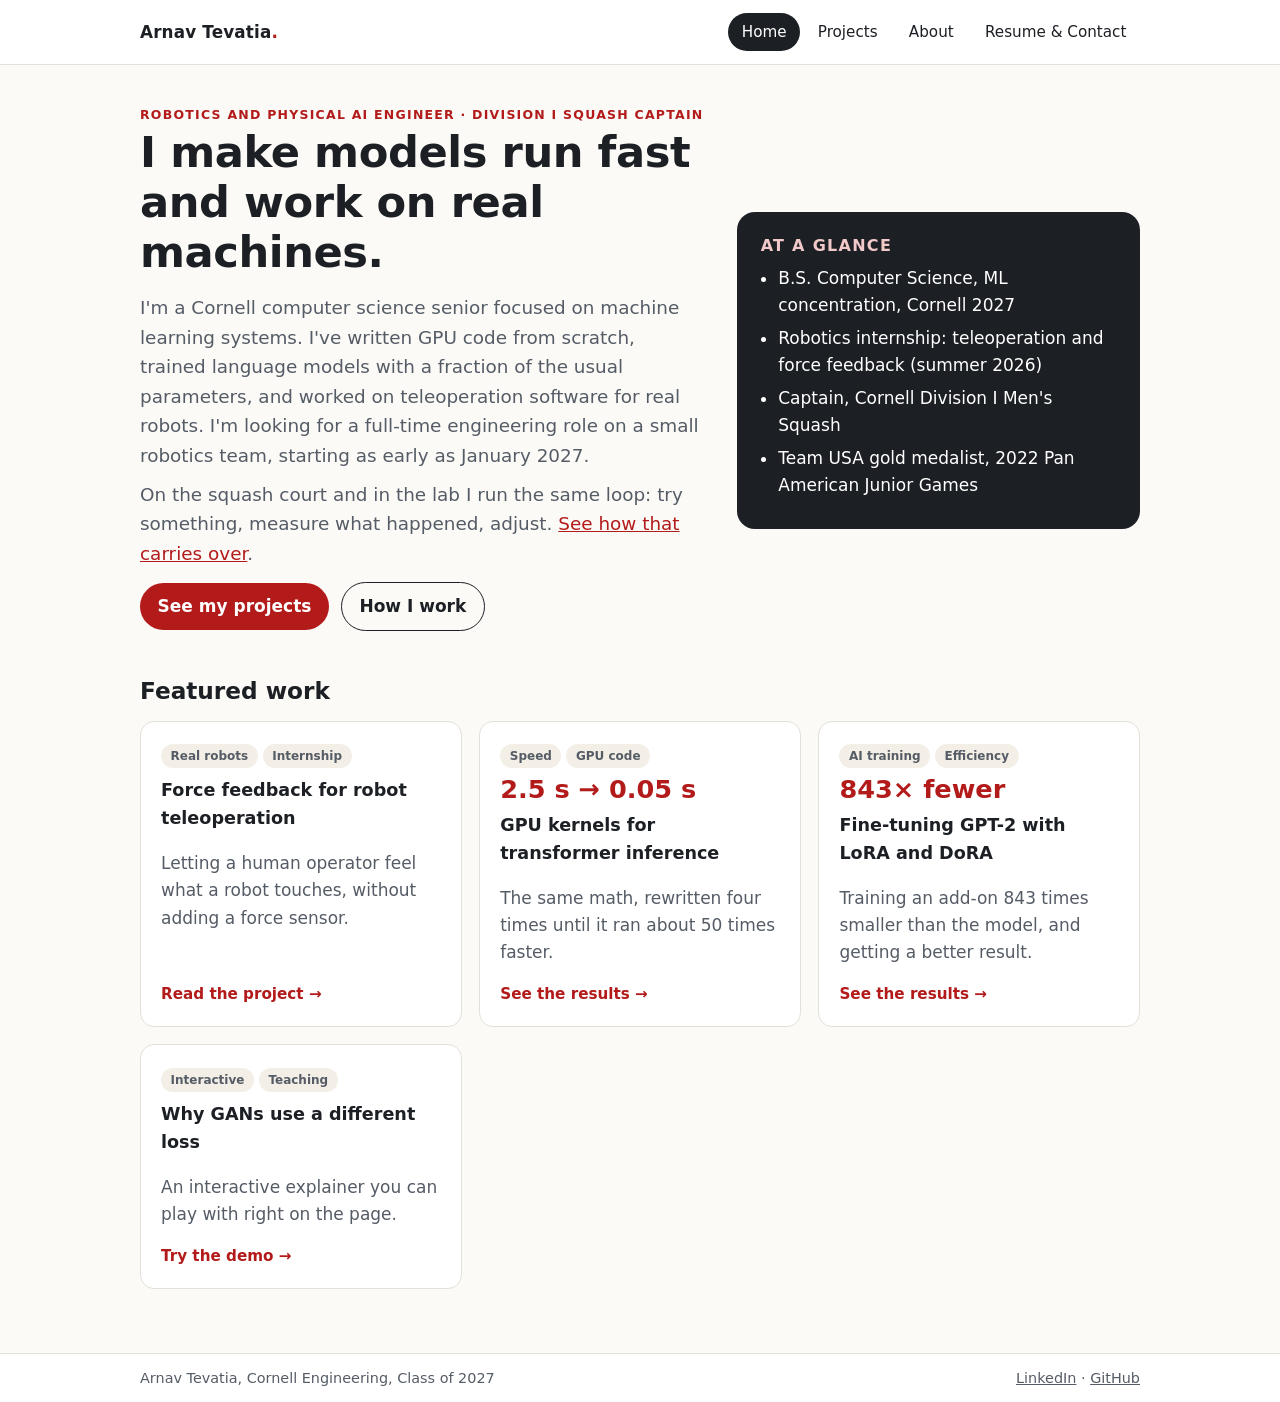
<file: index.html>
<!DOCTYPE html>
<html lang="en">
<head>
<meta charset="utf-8">
<meta name="viewport" content="width=device-width, initial-scale=1">
<title>Home | Arnav Tevatia</title>
<meta name="description" content="Arnav Tevatia, Cornell CS senior building ML systems for robotics and physical AI.">
<link rel="stylesheet" href="assets/style.css">
</head>
<body>
<a class="skip" href="#main">Skip to main content</a>
<header class="site">
  <div class="bar">
    <a class="brand" href="index.html">Arnav Tevatia<span>.</span></a>
    <nav class="tabs" aria-label="Main">
      <ul>
<li><a href="index.html" aria-current="page">Home</a></li>
<li><a href="projects/index.html">Projects</a></li>
<li><a href="about.html">About</a></li>
<li><a href="contact.html">Resume & Contact</a></li>
      </ul>
    </nav>
  </div>
</header>
<main id="main">

<section class="hero">
  <div>
    <p class="eyebrow">Robotics and physical AI engineer · Division I squash captain</p>
    <h1>I make models run fast and work on real machines.</h1>
    <p class="lede">I'm a Cornell computer science senior focused on machine learning systems. I've written GPU code from scratch, trained language models with a fraction of the usual parameters, and worked on teleoperation software for real robots. I'm looking for a full-time engineering role on a small robotics team, starting as early as January 2027.</p>
    <p class="lede">On the squash court and in the lab I run the same loop: try something, measure what happened, adjust. <a href="about.html">See how that carries over</a>.</p>
    <a class="btn" href="projects/index.html">See my projects</a>
    <a class="btn ghost" href="about.html">How I work</a>
  </div>
  <aside class="hero-card" aria-label="Quick facts">
    <h2>At a glance</h2>
    <ul>
      <li>B.S. Computer Science, ML concentration, Cornell 2027</li>
      <li>Robotics internship: teleoperation and force feedback (summer 2026)</li>
      <li>Captain, Cornell Division I Men's Squash</li>
      <li>Team USA gold medalist, 2022 Pan American Junior Games</li>
    </ul>
  </aside>
</section>

<h2>Featured work</h2>
<div class="grid">
  <a class="card" href="projects/teleoperation.html">
    <span><span class="tag">Real robots</span><span class="tag">Internship</span></span>
    <h3>Force feedback for robot teleoperation</h3>
    <p class="muted">Letting a human operator feel what a robot touches, without adding a force sensor.</p>
    <span class="more">Read the project →</span>
  </a>
  <a class="card" href="projects/cuda-kernels.html">
    <span><span class="tag">Speed</span><span class="tag">GPU code</span></span>
    <div class="stat">2.5 s → 0.05 s</div>
    <h3>GPU kernels for transformer inference</h3>
    <p class="muted">The same math, rewritten four times until it ran about 50 times faster.</p>
    <span class="more">See the results →</span>
  </a>
  <a class="card" href="projects/lora-dora.html">
    <span><span class="tag">AI training</span><span class="tag">Efficiency</span></span>
    <div class="stat">843× fewer</div>
    <h3>Fine-tuning GPT-2 with LoRA and DoRA</h3>
    <p class="muted">Training an add-on 843 times smaller than the model, and getting a better result.</p>
    <span class="more">See the results →</span>
  </a>
  <a class="card" href="projects/gan-demo.html">
    <span><span class="tag">Interactive</span><span class="tag">Teaching</span></span>
    <h3>Why GANs use a different loss</h3>
    <p class="muted">An interactive explainer you can play with right on the page.</p>
    <span class="more">Try the demo →</span>
  </a>
</div>

</main>
<footer class="site">
  <div class="bar">
    <span>Arnav Tevatia, Cornell Engineering, Class of 2027</span>
    <span><a href="https://www.linkedin.com/in/arnav-tevatia">LinkedIn</a> · <a href="https://github.com/arnavtevatia">GitHub</a></span>
  </div>
</footer>
</body>
</html>
</file>
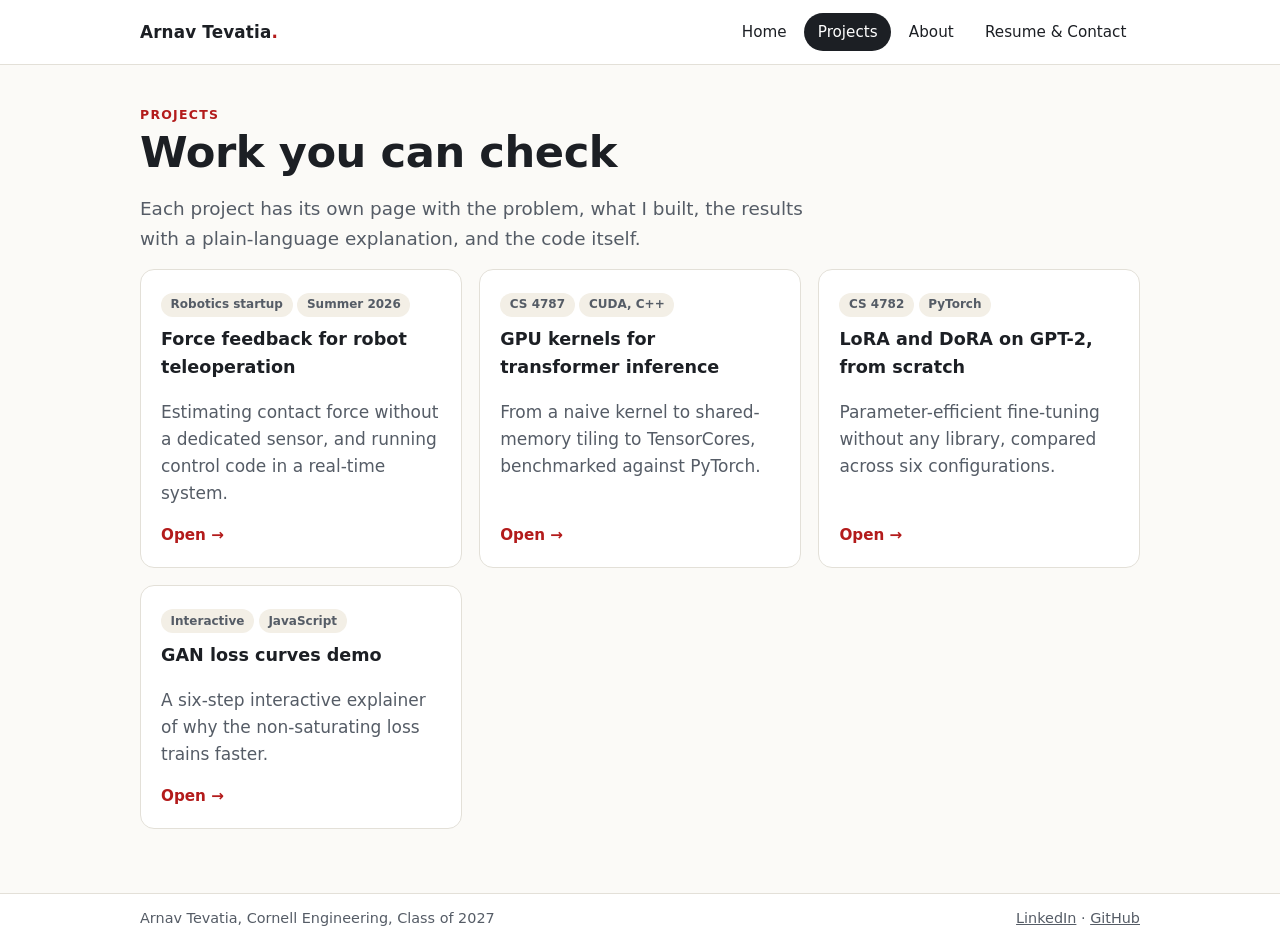
<file: projects/index.html>
<!DOCTYPE html>
<html lang="en">
<head>
<meta charset="utf-8">
<meta name="viewport" content="width=device-width, initial-scale=1">
<title>Projects | Arnav Tevatia</title>
<meta name="description" content="Engineering projects by Arnav Tevatia.">
<link rel="stylesheet" href="../assets/style.css">
</head>
<body>
<a class="skip" href="#main">Skip to main content</a>
<header class="site">
  <div class="bar">
    <a class="brand" href="../index.html">Arnav Tevatia<span>.</span></a>
    <nav class="tabs" aria-label="Main">
      <ul>
<li><a href="../index.html">Home</a></li>
<li><a href="../projects/index.html" aria-current="page">Projects</a></li>
<li><a href="../about.html">About</a></li>
<li><a href="../contact.html">Resume & Contact</a></li>
      </ul>
    </nav>
  </div>
</header>
<main id="main">

<p class="eyebrow">Projects</p>
<h1>Work you can check</h1>
<p class="lede">Each project has its own page with the problem, what I built, the results with a plain-language explanation, and the code itself.</p>
<div class="grid">
  <a class="card" href="teleoperation.html">
    <span><span class="tag">Robotics startup</span><span class="tag">Summer 2026</span></span>
    <h3>Force feedback for robot teleoperation</h3>
    <p class="muted">Estimating contact force without a dedicated sensor, and running control code in a real-time system.</p>
    <span class="more">Open →</span>
  </a>
  <a class="card" href="cuda-kernels.html">
    <span><span class="tag">CS 4787</span><span class="tag">CUDA, C++</span></span>
    <h3>GPU kernels for transformer inference</h3>
    <p class="muted">From a naive kernel to shared-memory tiling to TensorCores, benchmarked against PyTorch.</p>
    <span class="more">Open →</span>
  </a>
  <a class="card" href="lora-dora.html">
    <span><span class="tag">CS 4782</span><span class="tag">PyTorch</span></span>
    <h3>LoRA and DoRA on GPT-2, from scratch</h3>
    <p class="muted">Parameter-efficient fine-tuning without any library, compared across six configurations.</p>
    <span class="more">Open →</span>
  </a>
  <a class="card" href="gan-demo.html">
    <span><span class="tag">Interactive</span><span class="tag">JavaScript</span></span>
    <h3>GAN loss curves demo</h3>
    <p class="muted">A six-step interactive explainer of why the non-saturating loss trains faster.</p>
    <span class="more">Open →</span>
  </a>
</div>

</main>
<footer class="site">
  <div class="bar">
    <span>Arnav Tevatia, Cornell Engineering, Class of 2027</span>
    <span><a href="https://www.linkedin.com/in/arnav-tevatia">LinkedIn</a> · <a href="https://github.com/arnavtevatia">GitHub</a></span>
  </div>
</footer>
</body>
</html>
</file>
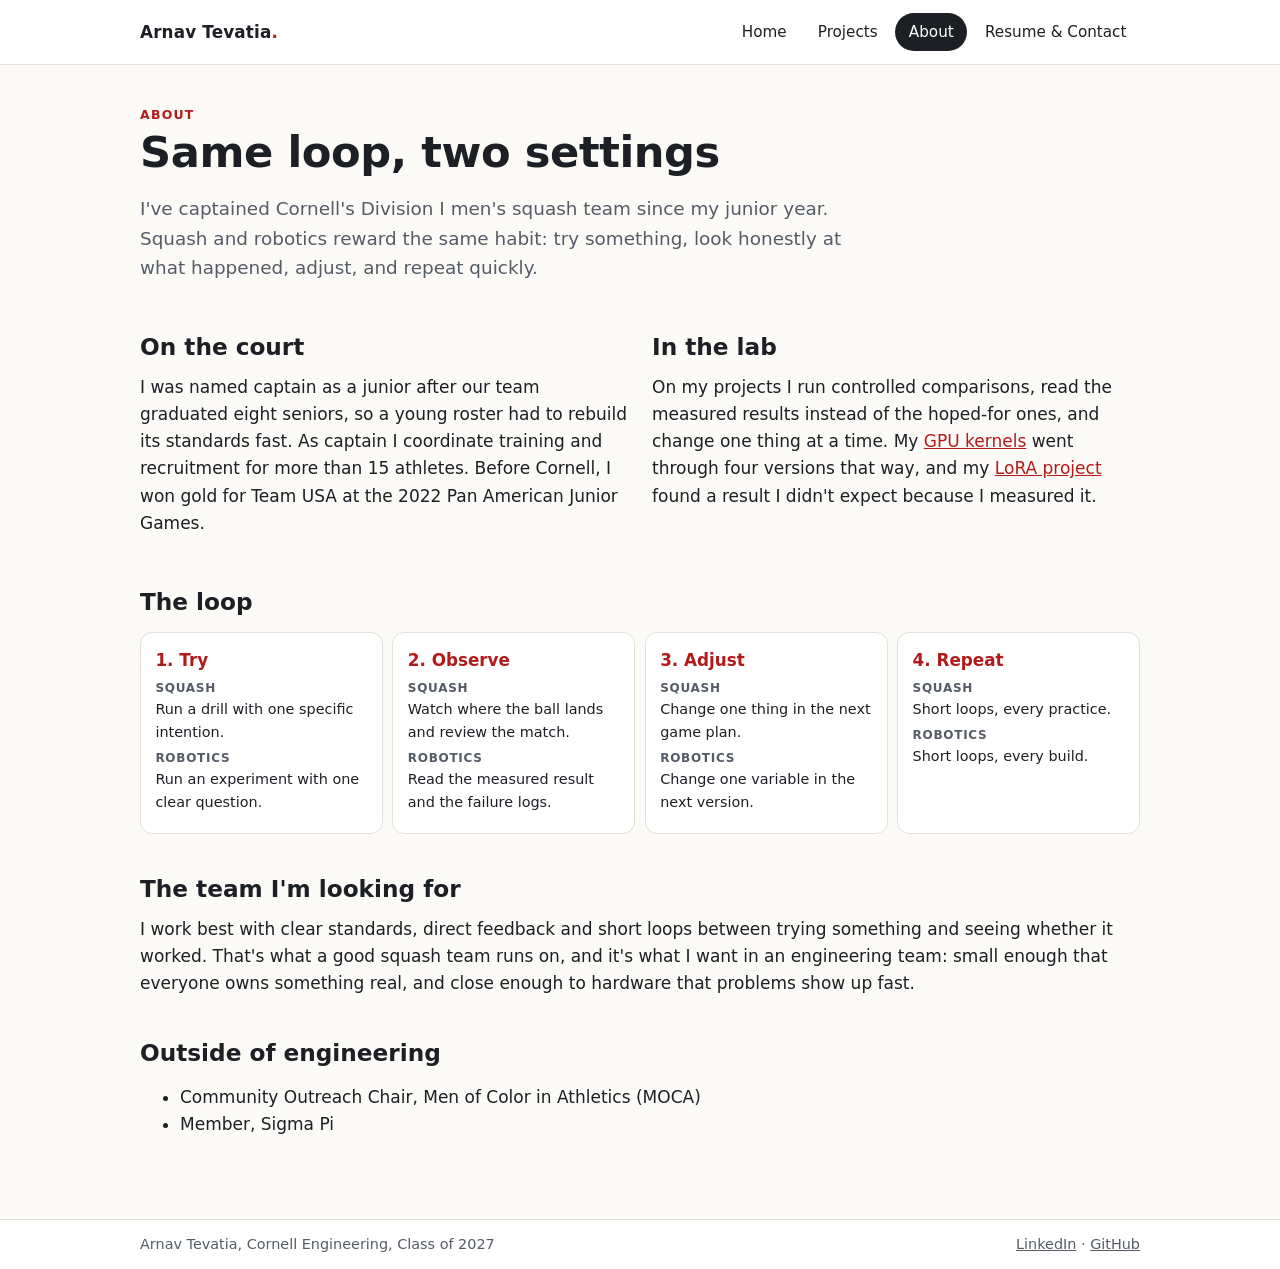
<file: about.html>
<!DOCTYPE html>
<html lang="en">
<head>
<meta charset="utf-8">
<meta name="viewport" content="width=device-width, initial-scale=1">
<title>About | Arnav Tevatia</title>
<meta name="description" content="How squash captaincy and robotics engineering connect for Arnav Tevatia.">
<link rel="stylesheet" href="assets/style.css">
</head>
<body>
<a class="skip" href="#main">Skip to main content</a>
<header class="site">
  <div class="bar">
    <a class="brand" href="index.html">Arnav Tevatia<span>.</span></a>
    <nav class="tabs" aria-label="Main">
      <ul>
<li><a href="index.html">Home</a></li>
<li><a href="projects/index.html">Projects</a></li>
<li><a href="about.html" aria-current="page">About</a></li>
<li><a href="contact.html">Resume & Contact</a></li>
      </ul>
    </nav>
  </div>
</header>
<main id="main">

<p class="eyebrow">About</p>
<h1>Same loop, two settings</h1>
<p class="lede">I've captained Cornell's Division I men's squash team since my junior year. Squash and robotics reward the same habit: try something, look honestly at what happened, adjust, and repeat quickly.</p>

<div class="two">
  <div>
    <h2>On the court</h2>
    <p>I was named captain as a junior after our team graduated eight seniors, so a young roster had to rebuild its standards fast. As captain I coordinate training and recruitment for more than 15 athletes. Before Cornell, I won gold for Team USA at the 2022 Pan American Junior Games.</p>
  </div>
  <div>
    <h2>In the lab</h2>
    <p>On my projects I run controlled comparisons, read the measured results instead of the hoped-for ones, and change one thing at a time. My <a href="projects/cuda-kernels.html">GPU kernels</a> went through four versions that way, and my <a href="projects/lora-dora.html">LoRA project</a> found a result I didn't expect because I measured it.</p>
  </div>
</div>

<h2>The loop</h2>
<ol class="loop" aria-label="Four-stage loop: Try, Observe, Adjust, Repeat">
  <li><b>1. Try</b>
    <p class="side"><span>Squash</span>Run a drill with one specific intention.</p>
    <p class="side"><span>Robotics</span>Run an experiment with one clear question.</p></li>
  <li><b>2. Observe</b>
    <p class="side"><span>Squash</span>Watch where the ball lands and review the match.</p>
    <p class="side"><span>Robotics</span>Read the measured result and the failure logs.</p></li>
  <li><b>3. Adjust</b>
    <p class="side"><span>Squash</span>Change one thing in the next game plan.</p>
    <p class="side"><span>Robotics</span>Change one variable in the next version.</p></li>
  <li><b>4. Repeat</b>
    <p class="side"><span>Squash</span>Short loops, every practice.</p>
    <p class="side"><span>Robotics</span>Short loops, every build.</p></li>
</ol>

<h2>The team I'm looking for</h2>
<p>I work best with clear standards, direct feedback and short loops between trying something and seeing whether it worked. That's what a good squash team runs on, and it's what I want in an engineering team: small enough that everyone owns something real, and close enough to hardware that problems show up fast.</p>

<h2>Outside of engineering</h2>
<ul>
  <li>Community Outreach Chair, Men of Color in Athletics (MOCA)</li>
  <li>Member, Sigma Pi</li>
</ul>

</main>
<footer class="site">
  <div class="bar">
    <span>Arnav Tevatia, Cornell Engineering, Class of 2027</span>
    <span><a href="https://www.linkedin.com/in/arnav-tevatia">LinkedIn</a> · <a href="https://github.com/arnavtevatia">GitHub</a></span>
  </div>
</footer>
</body>
</html>
</file>
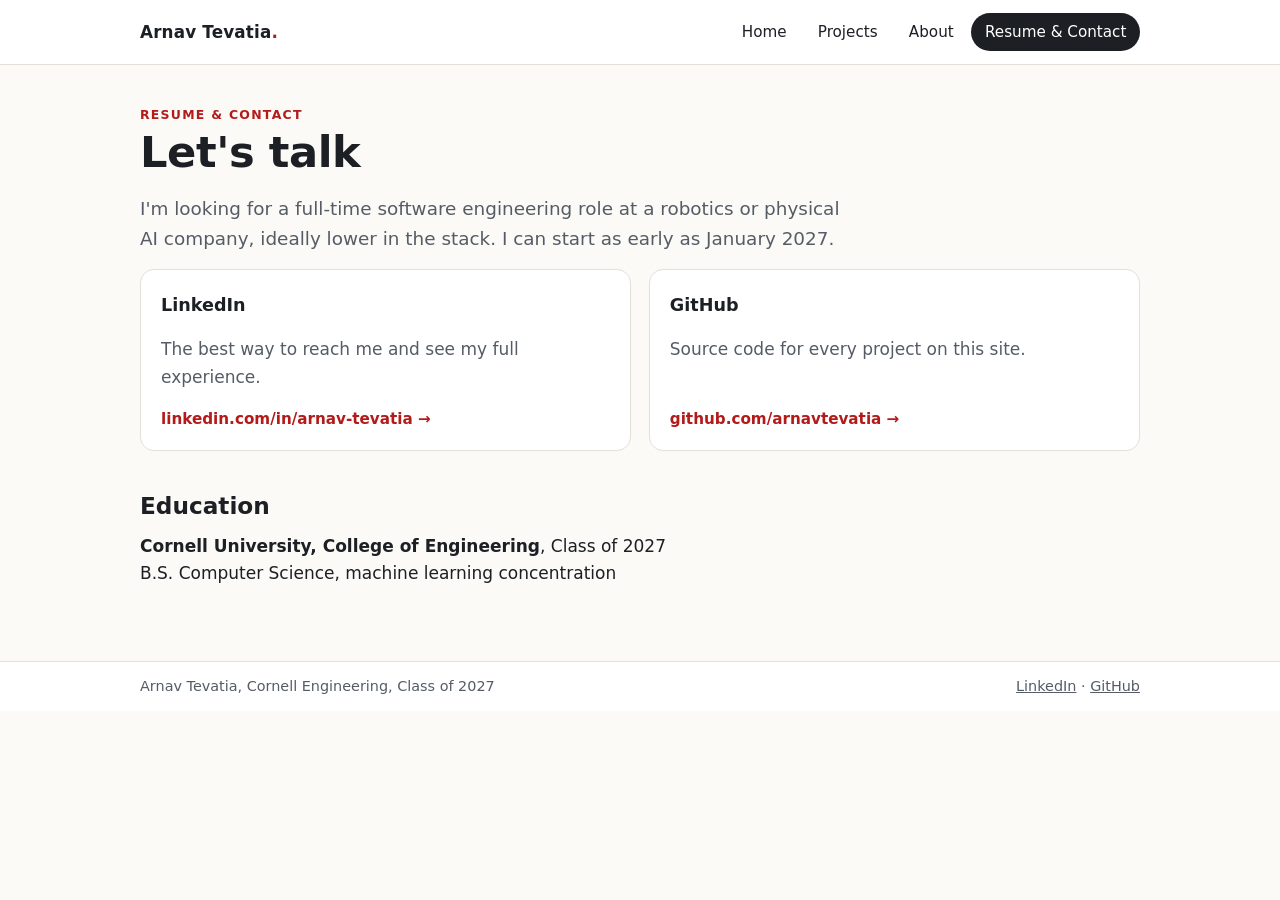
<file: contact.html>
<!DOCTYPE html>
<html lang="en">
<head>
<meta charset="utf-8">
<meta name="viewport" content="width=device-width, initial-scale=1">
<title>Resume & Contact | Arnav Tevatia</title>
<meta name="description" content="Contact Arnav Tevatia.">
<link rel="stylesheet" href="assets/style.css">
</head>
<body>
<a class="skip" href="#main">Skip to main content</a>
<header class="site">
  <div class="bar">
    <a class="brand" href="index.html">Arnav Tevatia<span>.</span></a>
    <nav class="tabs" aria-label="Main">
      <ul>
<li><a href="index.html">Home</a></li>
<li><a href="projects/index.html">Projects</a></li>
<li><a href="about.html">About</a></li>
<li><a href="contact.html" aria-current="page">Resume & Contact</a></li>
      </ul>
    </nav>
  </div>
</header>
<main id="main">

<p class="eyebrow">Resume &amp; Contact</p>
<h1>Let's talk</h1>
<p class="lede">I'm looking for a full-time software engineering role at a robotics or physical AI company, ideally lower in the stack. I can start as early as January 2027.</p>

<div class="grid">
  <a class="card" href="https://www.linkedin.com/in/arnav-tevatia">
    <h3>LinkedIn</h3>
    <p class="muted">The best way to reach me and see my full experience.</p>
    <span class="more">linkedin.com/in/arnav-tevatia →</span>
  </a>
  <a class="card" href="https://github.com/arnavtevatia">
    <h3>GitHub</h3>
    <p class="muted">Source code for every project on this site.</p>
    <span class="more">github.com/arnavtevatia →</span>
  </a>
</div>

<h2>Education</h2>
<p><strong>Cornell University, College of Engineering</strong>, Class of 2027<br>
B.S. Computer Science, machine learning concentration</p>

</main>
<footer class="site">
  <div class="bar">
    <span>Arnav Tevatia, Cornell Engineering, Class of 2027</span>
    <span><a href="https://www.linkedin.com/in/arnav-tevatia">LinkedIn</a> · <a href="https://github.com/arnavtevatia">GitHub</a></span>
  </div>
</footer>
</body>
</html>
</file>
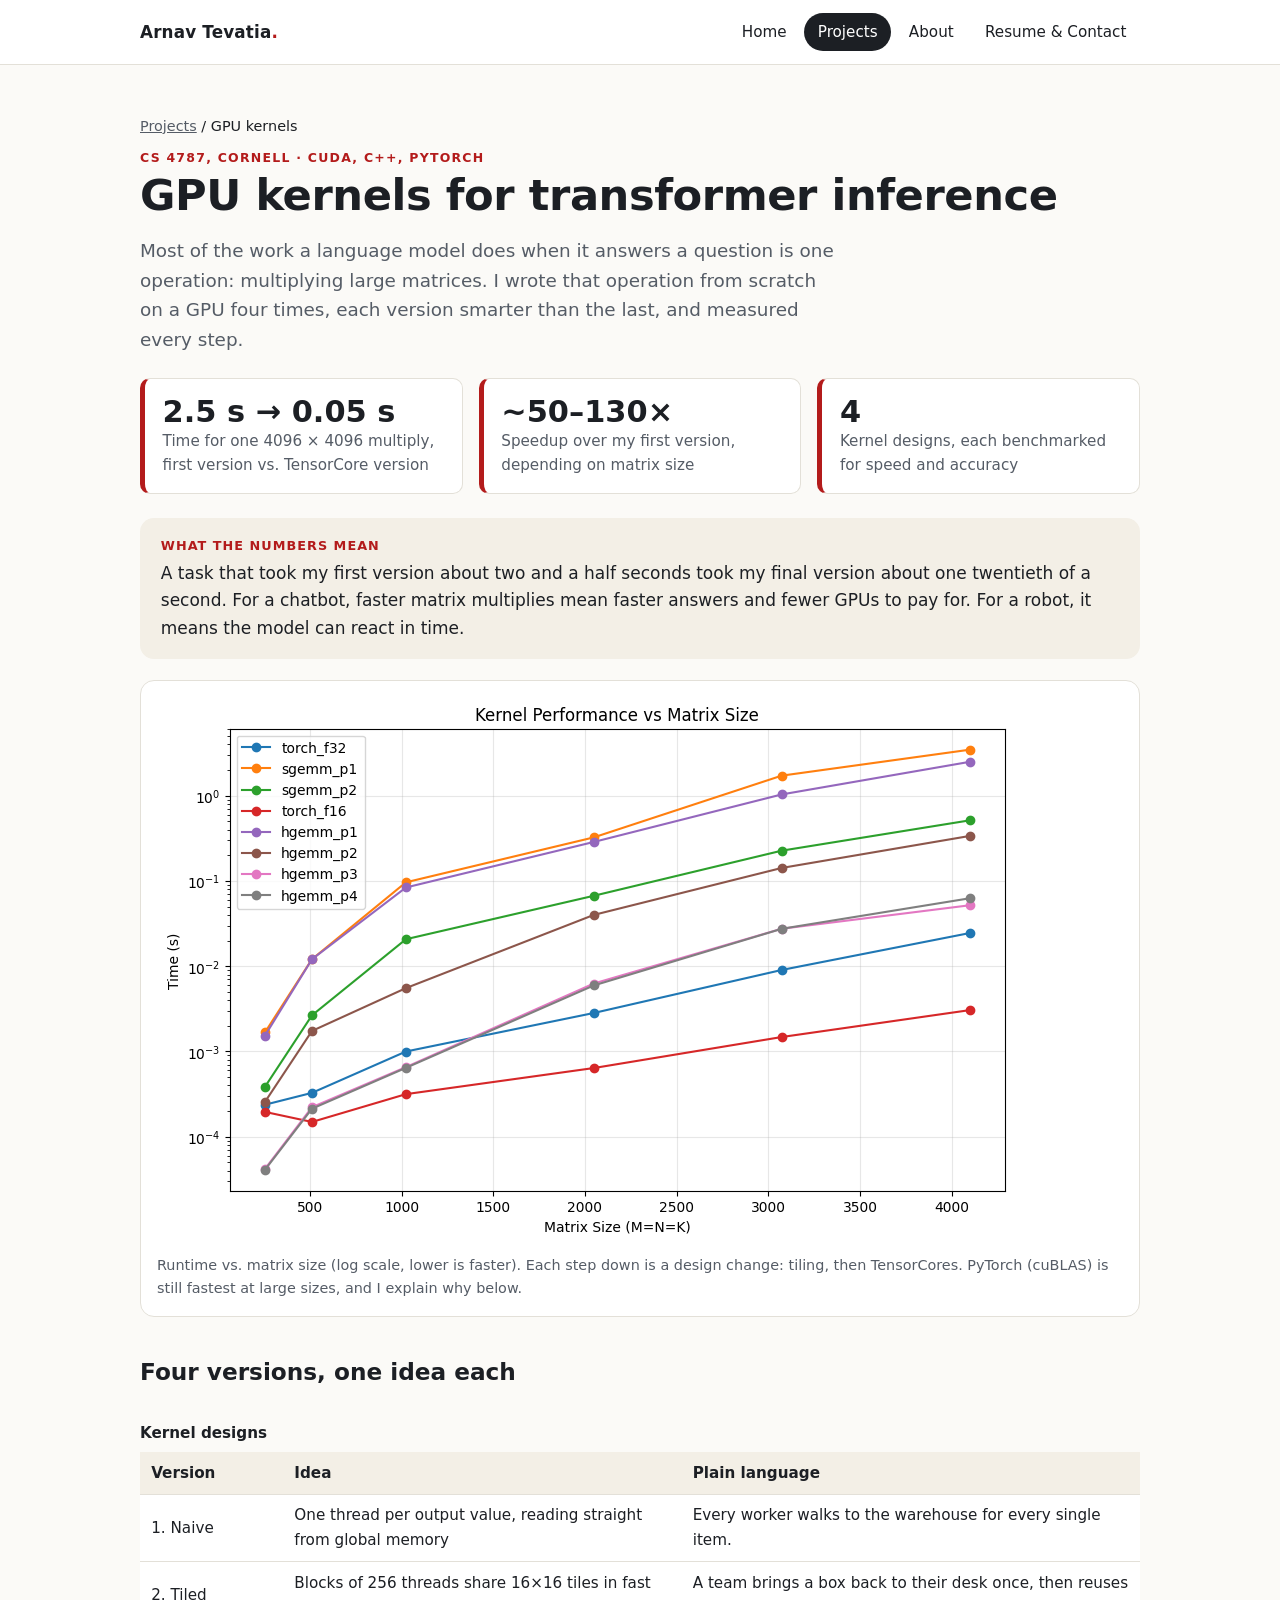
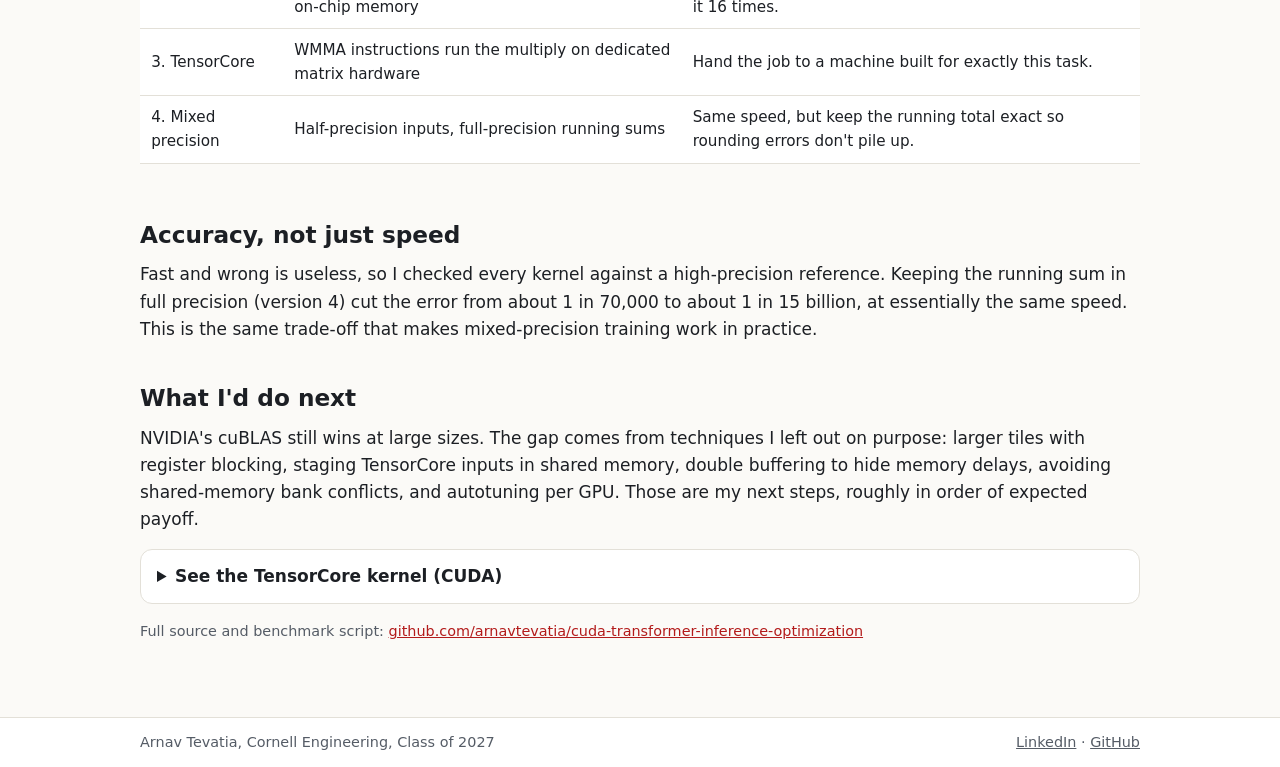
<file: projects/cuda-kernels.html>
<!DOCTYPE html>
<html lang="en">
<head>
<meta charset="utf-8">
<meta name="viewport" content="width=device-width, initial-scale=1">
<title>GPU kernels | Arnav Tevatia</title>
<meta name="description" content="CUDA matrix multiply kernels for transformer inference.">
<link rel="stylesheet" href="../assets/style.css">
</head>
<body>
<a class="skip" href="#main">Skip to main content</a>
<header class="site">
  <div class="bar">
    <a class="brand" href="../index.html">Arnav Tevatia<span>.</span></a>
    <nav class="tabs" aria-label="Main">
      <ul>
<li><a href="../index.html">Home</a></li>
<li><a href="../projects/index.html" aria-current="page">Projects</a></li>
<li><a href="../about.html">About</a></li>
<li><a href="../contact.html">Resume & Contact</a></li>
      </ul>
    </nav>
  </div>
</header>
<main id="main">

<p class="crumb"><a href="index.html">Projects</a> / GPU kernels</p>
<p class="eyebrow">CS 4787, Cornell · CUDA, C++, PyTorch</p>
<h1>GPU kernels for transformer inference</h1>
<p class="lede">Most of the work a language model does when it answers a question is one operation: multiplying large matrices. I wrote that operation from scratch on a GPU four times, each version smarter than the last, and measured every step.</p>

<div class="stats">
  <div class="stat-box"><div class="num">2.5 s → 0.05 s</div><div class="lbl">Time for one 4096 × 4096 multiply, first version vs. TensorCore version</div></div>
  <div class="stat-box"><div class="num">~50–130×</div><div class="lbl">Speedup over my first version, depending on matrix size</div></div>
  <div class="stat-box"><div class="num">4</div><div class="lbl">Kernel designs, each benchmarked for speed and accuracy</div></div>
</div>

<div class="plain">
  <strong>What the numbers mean</strong>
  A task that took my first version about two and a half seconds took my final version about one twentieth of a second. For a chatbot, faster matrix multiplies mean faster answers and fewer GPUs to pay for. For a robot, it means the model can react in time.
</div>

<figure>
  <img src="../assets/cuda-benchmark.png" alt="Line chart on a log scale of runtime versus matrix size from 256 to 4096. The naive kernels (sgemm_p1, hgemm_p1) are slowest, reaching about 2.5 to 3.4 seconds at size 4096. Tiled kernels are several times faster. TensorCore kernels hgemm_p3 and hgemm_p4 are about 0.05 to 0.06 seconds at 4096. PyTorch's cuBLAS FP16 is fastest at about 0.003 seconds.">
  <figcaption>Runtime vs. matrix size (log scale, lower is faster). Each step down is a design change: tiling, then TensorCores. PyTorch (cuBLAS) is still fastest at large sizes, and I explain why below.</figcaption>
</figure>

<h2>Four versions, one idea each</h2>
<div class="table-wrap">
<table>
  <caption>Kernel designs</caption>
  <thead><tr><th>Version</th><th>Idea</th><th>Plain language</th></tr></thead>
  <tbody>
    <tr><td>1. Naive</td><td>One thread per output value, reading straight from global memory</td><td>Every worker walks to the warehouse for every single item.</td></tr>
    <tr><td>2. Tiled</td><td>Blocks of 256 threads share 16×16 tiles in fast on-chip memory</td><td>A team brings a box back to their desk once, then reuses it 16 times.</td></tr>
    <tr><td>3. TensorCore</td><td>WMMA instructions run the multiply on dedicated matrix hardware</td><td>Hand the job to a machine built for exactly this task.</td></tr>
    <tr><td>4. Mixed precision</td><td>Half-precision inputs, full-precision running sums</td><td>Same speed, but keep the running total exact so rounding errors don't pile up.</td></tr>
  </tbody>
</table>
</div>

<h2>Accuracy, not just speed</h2>
<p>Fast and wrong is useless, so I checked every kernel against a high-precision reference. Keeping the running sum in full precision (version 4) cut the error from about 1 in 70,000 to about 1 in 15 billion, at essentially the same speed. This is the same trade-off that makes mixed-precision training work in practice.</p>

<h2>What I'd do next</h2>
<p>NVIDIA's cuBLAS still wins at large sizes. The gap comes from techniques I left out on purpose: larger tiles with register blocking, staging TensorCore inputs in shared memory, double buffering to hide memory delays, avoiding shared-memory bank conflicts, and autotuning per GPU. Those are my next steps, roughly in order of expected payoff.</p>

<details>
  <summary>See the TensorCore kernel (CUDA)</summary>
<pre><code>__global__ void hgemm_p3_kernel(const __half* A, const __half* B, __half* C,
                                const size_t M, const size_t N, const size_t K) {
  // each block is a single warp that computes one 16x16 tile of C
  const int row = blockIdx.x * 16;
  const int col = blockIdx.y * 16;

  wmma::fragment&lt;wmma::matrix_a, 16, 16, 16, half, wmma::row_major&gt; a_frag;
  wmma::fragment&lt;wmma::matrix_b, 16, 16, 16, half, wmma::col_major&gt; b_frag;
  wmma::fragment&lt;wmma::accumulator, 16, 16, 16, half&gt; c_frag;
  wmma::fill_fragment(c_frag, __float2half(0.0f));

  for (int k0 = 0; k0 &lt; (int)K; k0 += 16) {
    const half* tile_A = reinterpret_cast&lt;const half*&gt;(A + row * K + k0);
    // read B (N x K, row-major) as B^T (K x N, col-major): no transpose needed
    const half* tile_B = reinterpret_cast&lt;const half*&gt;(B + col * K + k0);
    wmma::load_matrix_sync(a_frag, tile_A, K);
    wmma::load_matrix_sync(b_frag, tile_B, K);
    wmma::mma_sync(c_frag, a_frag, b_frag, c_frag);  // runs on TensorCores
  }
  // ... store c_frag to C
}</code></pre>
</details>

<p class="small muted">Full source and benchmark script: <a href="https://github.com/arnavtevatia/cuda-transformer-inference-optimization">github.com/arnavtevatia/cuda-transformer-inference-optimization</a></p>

</main>
<footer class="site">
  <div class="bar">
    <span>Arnav Tevatia, Cornell Engineering, Class of 2027</span>
    <span><a href="https://www.linkedin.com/in/arnav-tevatia">LinkedIn</a> · <a href="https://github.com/arnavtevatia">GitHub</a></span>
  </div>
</footer>
</body>
</html>
</file>
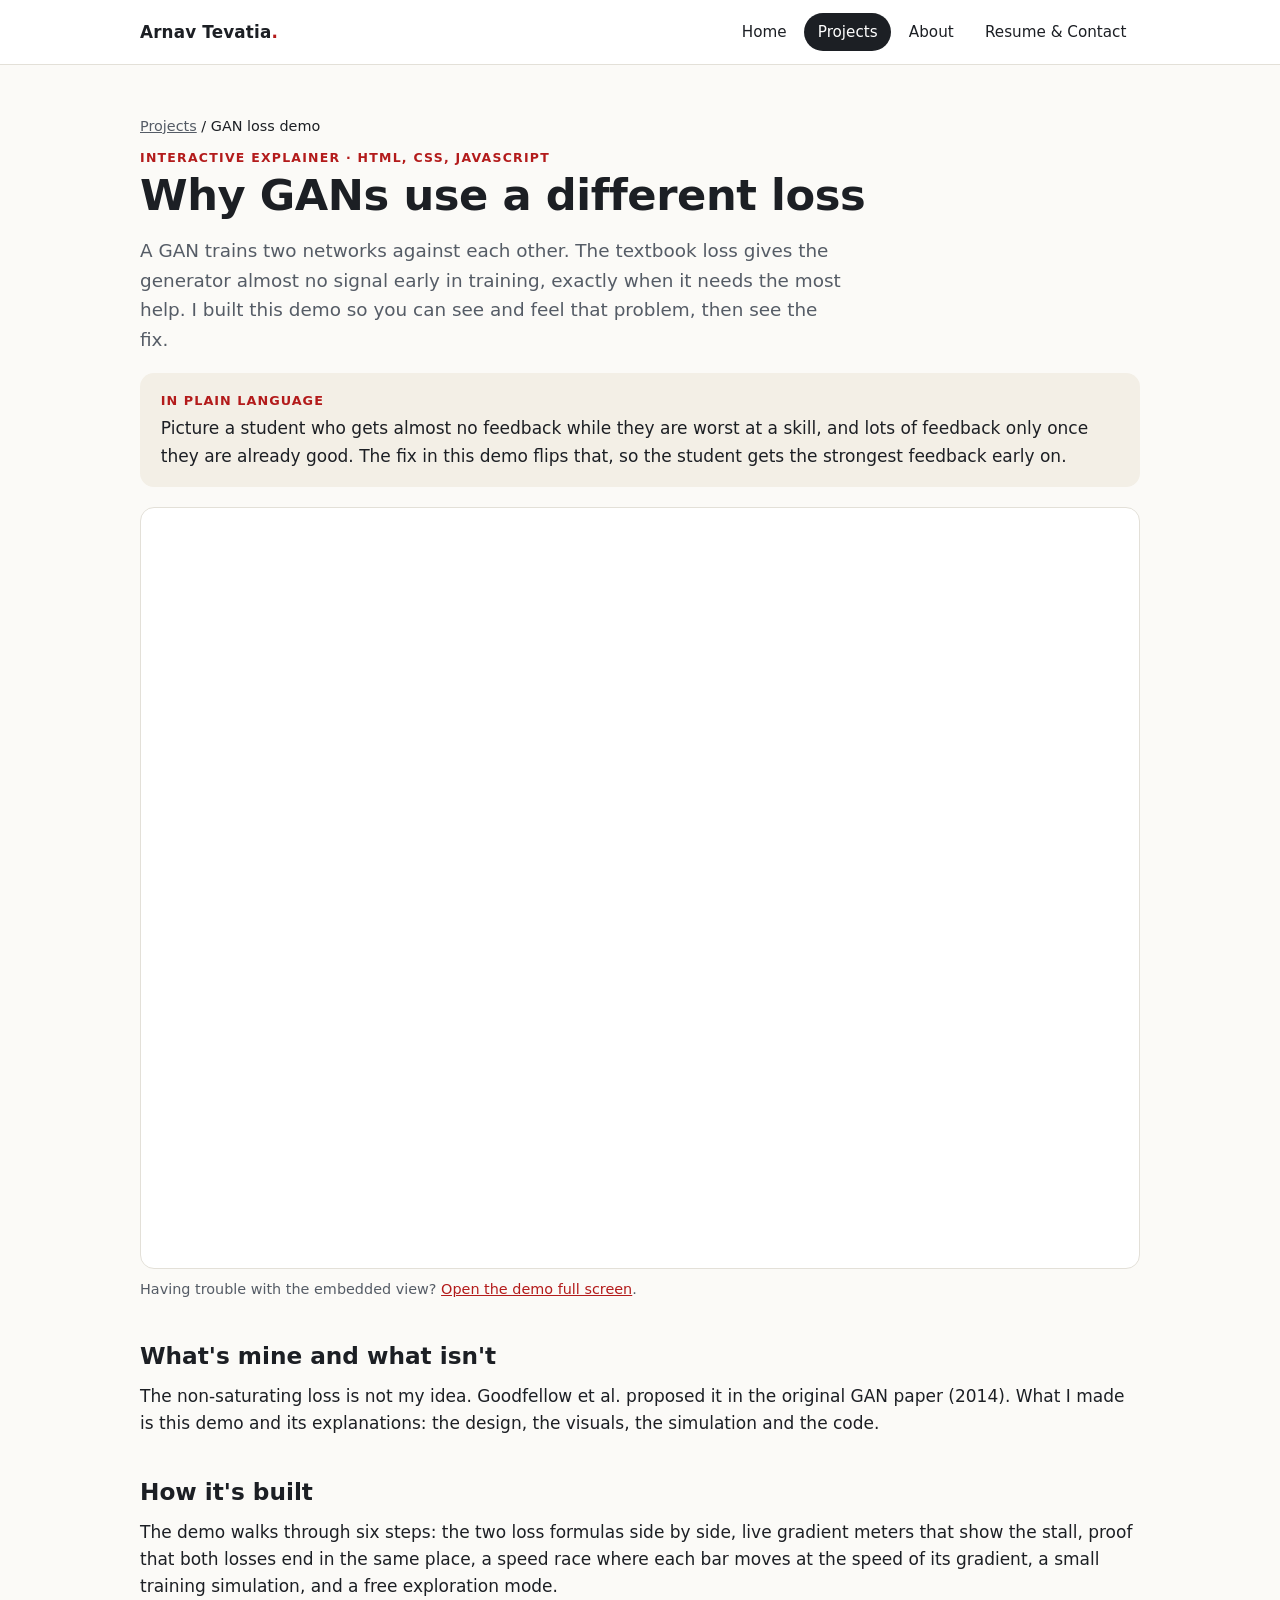
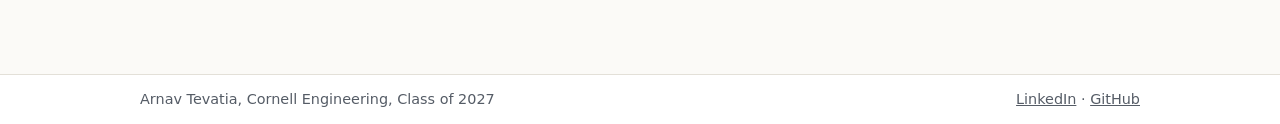
<file: projects/gan-demo.html>
<!DOCTYPE html>
<html lang="en">
<head>
<meta charset="utf-8">
<meta name="viewport" content="width=device-width, initial-scale=1">
<title>GAN loss demo | Arnav Tevatia</title>
<meta name="description" content="Interactive explainer of the non-saturating GAN loss.">
<link rel="stylesheet" href="../assets/style.css">
</head>
<body>
<a class="skip" href="#main">Skip to main content</a>
<header class="site">
  <div class="bar">
    <a class="brand" href="../index.html">Arnav Tevatia<span>.</span></a>
    <nav class="tabs" aria-label="Main">
      <ul>
<li><a href="../index.html">Home</a></li>
<li><a href="../projects/index.html" aria-current="page">Projects</a></li>
<li><a href="../about.html">About</a></li>
<li><a href="../contact.html">Resume & Contact</a></li>
      </ul>
    </nav>
  </div>
</header>
<main id="main">

<p class="crumb"><a href="index.html">Projects</a> / GAN loss demo</p>
<p class="eyebrow">Interactive explainer · HTML, CSS, JavaScript</p>
<h1>Why GANs use a different loss</h1>
<p class="lede">A GAN trains two networks against each other. The textbook loss gives the generator almost no signal early in training, exactly when it needs the most help. I built this demo so you can see and feel that problem, then see the fix.</p>

<div class="plain">
  <strong>In plain language</strong>
  Picture a student who gets almost no feedback while they are worst at a skill, and lots of feedback only once they are already good. The fix in this demo flips that, so the student gets the strongest feedback early on.
</div>

<div class="iframe-wrap">
  <iframe src="https://arnavtevatia.github.io/gan-loss-demo/" title="Interactive GAN loss curves demo" loading="lazy"></iframe>
</div>
<p class="small muted">Having trouble with the embedded view? <a href="https://arnavtevatia.github.io/gan-loss-demo/">Open the demo full screen</a>.</p>

<h2>What's mine and what isn't</h2>
<p>The non-saturating loss is not my idea. Goodfellow et al. proposed it in the original GAN paper (2014). What I made is this demo and its explanations: the design, the visuals, the simulation and the code.</p>

<h2>How it's built</h2>
<p>The demo walks through six steps: the two loss formulas side by side, live gradient meters that show the stall, proof that both losses end in the same place, a speed race where each bar moves at the speed of its gradient, a small training simulation, and a free exploration mode.</p>

</main>
<footer class="site">
  <div class="bar">
    <span>Arnav Tevatia, Cornell Engineering, Class of 2027</span>
    <span><a href="https://www.linkedin.com/in/arnav-tevatia">LinkedIn</a> · <a href="https://github.com/arnavtevatia">GitHub</a></span>
  </div>
</footer>
</body>
</html>
</file>
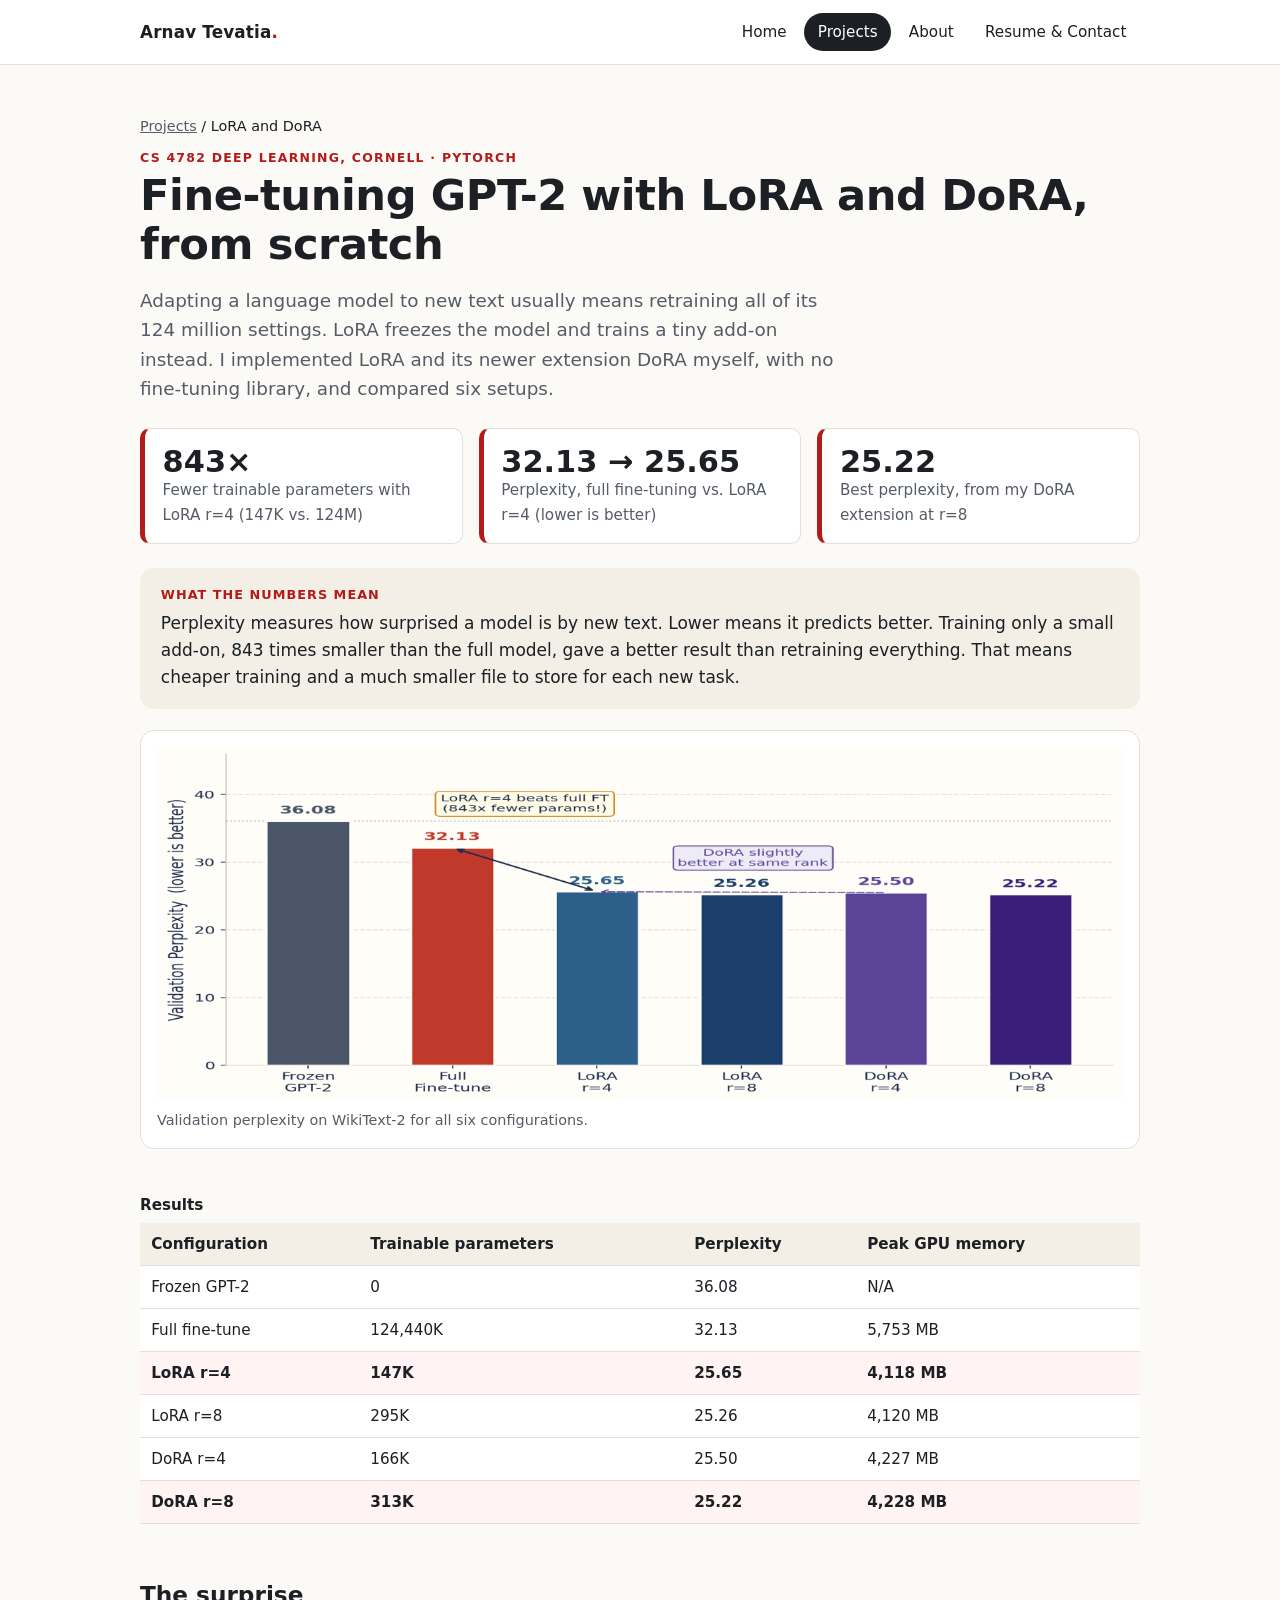
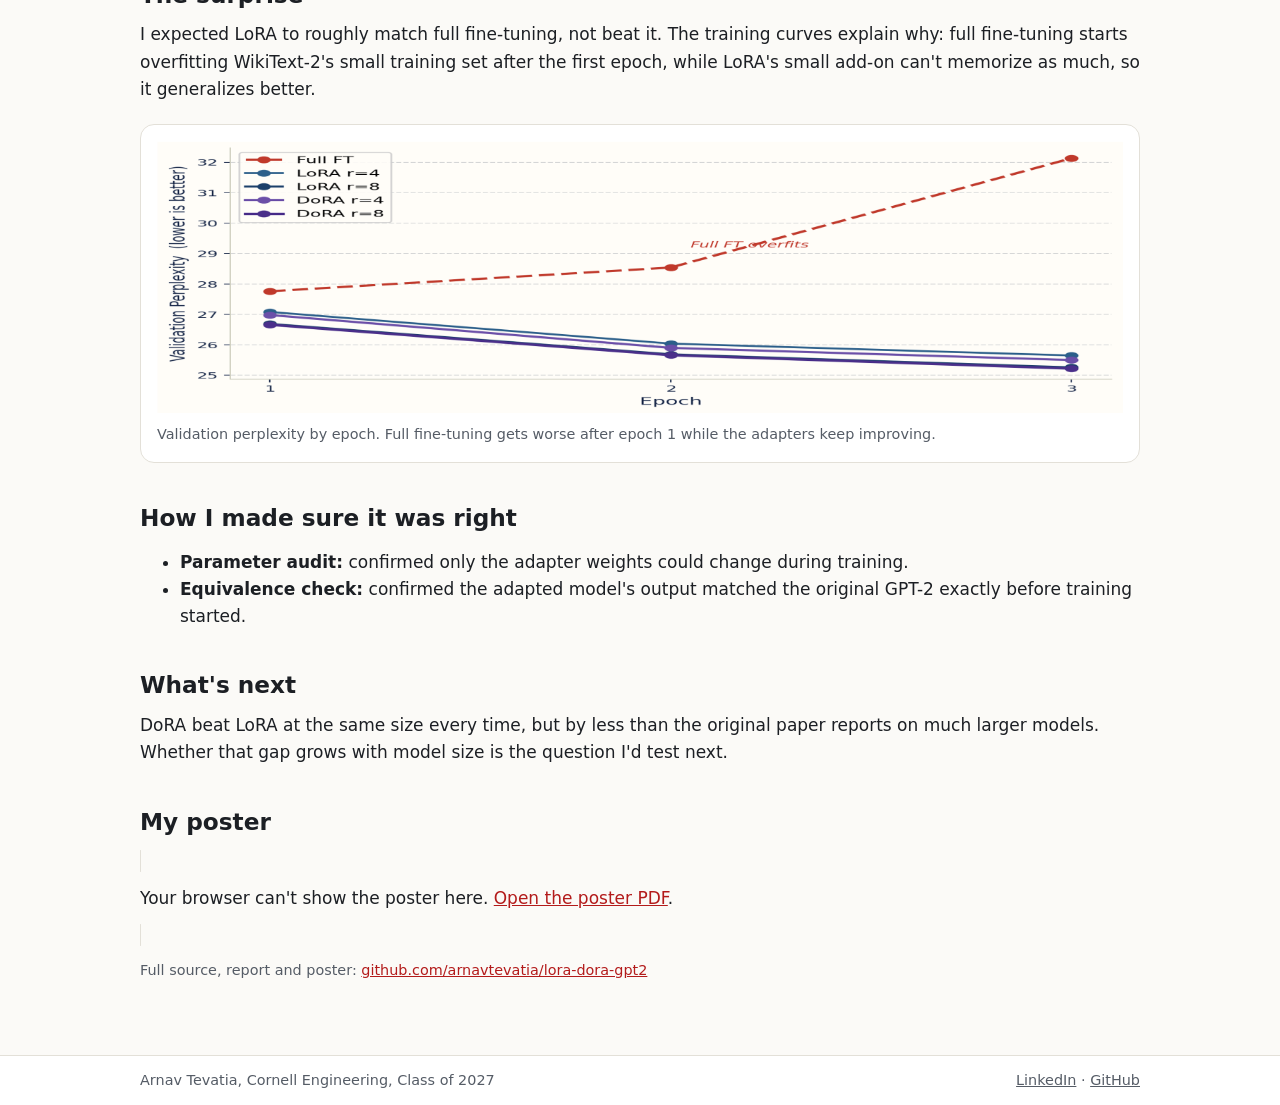
<file: projects/lora-dora.html>
<!DOCTYPE html>
<html lang="en">
<head>
<meta charset="utf-8">
<meta name="viewport" content="width=device-width, initial-scale=1">
<title>LoRA and DoRA | Arnav Tevatia</title>
<meta name="description" content="LoRA and DoRA fine-tuning on GPT-2 from scratch.">
<link rel="stylesheet" href="../assets/style.css">
</head>
<body>
<a class="skip" href="#main">Skip to main content</a>
<header class="site">
  <div class="bar">
    <a class="brand" href="../index.html">Arnav Tevatia<span>.</span></a>
    <nav class="tabs" aria-label="Main">
      <ul>
<li><a href="../index.html">Home</a></li>
<li><a href="../projects/index.html" aria-current="page">Projects</a></li>
<li><a href="../about.html">About</a></li>
<li><a href="../contact.html">Resume & Contact</a></li>
      </ul>
    </nav>
  </div>
</header>
<main id="main">

<p class="crumb"><a href="index.html">Projects</a> / LoRA and DoRA</p>
<p class="eyebrow">CS 4782 Deep Learning, Cornell · PyTorch</p>
<h1>Fine-tuning GPT-2 with LoRA and DoRA, from scratch</h1>
<p class="lede">Adapting a language model to new text usually means retraining all of its 124 million settings. LoRA freezes the model and trains a tiny add-on instead. I implemented LoRA and its newer extension DoRA myself, with no fine-tuning library, and compared six setups.</p>

<div class="stats">
  <div class="stat-box"><div class="num">843×</div><div class="lbl">Fewer trainable parameters with LoRA r=4 (147K vs. 124M)</div></div>
  <div class="stat-box"><div class="num">32.13 → 25.65</div><div class="lbl">Perplexity, full fine-tuning vs. LoRA r=4 (lower is better)</div></div>
  <div class="stat-box"><div class="num">25.22</div><div class="lbl">Best perplexity, from my DoRA extension at r=8</div></div>
</div>

<div class="plain">
  <strong>What the numbers mean</strong>
  Perplexity measures how surprised a model is by new text. Lower means it predicts better. Training only a small add-on, 843 times smaller than the full model, gave a better result than retraining everything. That means cheaper training and a much smaller file to store for each new task.
</div>

<figure>
  <img src="../assets/lora-perplexity.png" alt="Bar chart of validation perplexity, lower is better. Frozen GPT-2 36.08, full fine-tune 32.13, LoRA r=4 25.65, LoRA r=8 25.26, DoRA r=4 25.50, DoRA r=8 25.22.">
  <figcaption>Validation perplexity on WikiText-2 for all six configurations.</figcaption>
</figure>

<div class="table-wrap">
<table>
  <caption>Results</caption>
  <thead><tr><th>Configuration</th><th>Trainable parameters</th><th>Perplexity</th><th>Peak GPU memory</th></tr></thead>
  <tbody>
    <tr><td>Frozen GPT-2</td><td>0</td><td>36.08</td><td>N/A</td></tr>
    <tr><td>Full fine-tune</td><td>124,440K</td><td>32.13</td><td>5,753 MB</td></tr>
    <tr class="hl"><td>LoRA r=4</td><td>147K</td><td>25.65</td><td>4,118 MB</td></tr>
    <tr><td>LoRA r=8</td><td>295K</td><td>25.26</td><td>4,120 MB</td></tr>
    <tr><td>DoRA r=4</td><td>166K</td><td>25.50</td><td>4,227 MB</td></tr>
    <tr class="hl"><td>DoRA r=8</td><td>313K</td><td>25.22</td><td>4,228 MB</td></tr>
  </tbody>
</table>
</div>

<h2>The surprise</h2>
<p>I expected LoRA to roughly match full fine-tuning, not beat it. The training curves explain why: full fine-tuning starts overfitting WikiText-2's small training set after the first epoch, while LoRA's small add-on can't memorize as much, so it generalizes better.</p>
<figure>
  <img src="../assets/lora-curves.png" alt="Line chart of validation perplexity over three epochs. Full fine-tuning gets worse, rising from about 27.8 to 32.1, while all four LoRA and DoRA setups keep improving, ending between 25.2 and 25.7.">
  <figcaption>Validation perplexity by epoch. Full fine-tuning gets worse after epoch 1 while the adapters keep improving.</figcaption>
</figure>

<h2>How I made sure it was right</h2>
<ul>
  <li><strong>Parameter audit:</strong> confirmed only the adapter weights could change during training.</li>
  <li><strong>Equivalence check:</strong> confirmed the adapted model's output matched the original GPT-2 exactly before training started.</li>
</ul>

<h2>What's next</h2>
<p>DoRA beat LoRA at the same size every time, but by less than the original paper reports on much larger models. Whether that gap grows with model size is the question I'd test next.</p>

<h2>My poster</h2>
<object class="pdf" data="../assets/lora-dora-poster.pdf" type="application/pdf" aria-label="LoRA and DoRA project poster (PDF)">
  <p>Your browser can't show the poster here. <a href="../assets/lora-dora-poster.pdf">Open the poster PDF</a>.</p>
</object>

<p class="small muted">Full source, report and poster: <a href="https://github.com/arnavtevatia/lora-dora-gpt2">github.com/arnavtevatia/lora-dora-gpt2</a></p>

</main>
<footer class="site">
  <div class="bar">
    <span>Arnav Tevatia, Cornell Engineering, Class of 2027</span>
    <span><a href="https://www.linkedin.com/in/arnav-tevatia">LinkedIn</a> · <a href="https://github.com/arnavtevatia">GitHub</a></span>
  </div>
</footer>
</body>
</html>
</file>
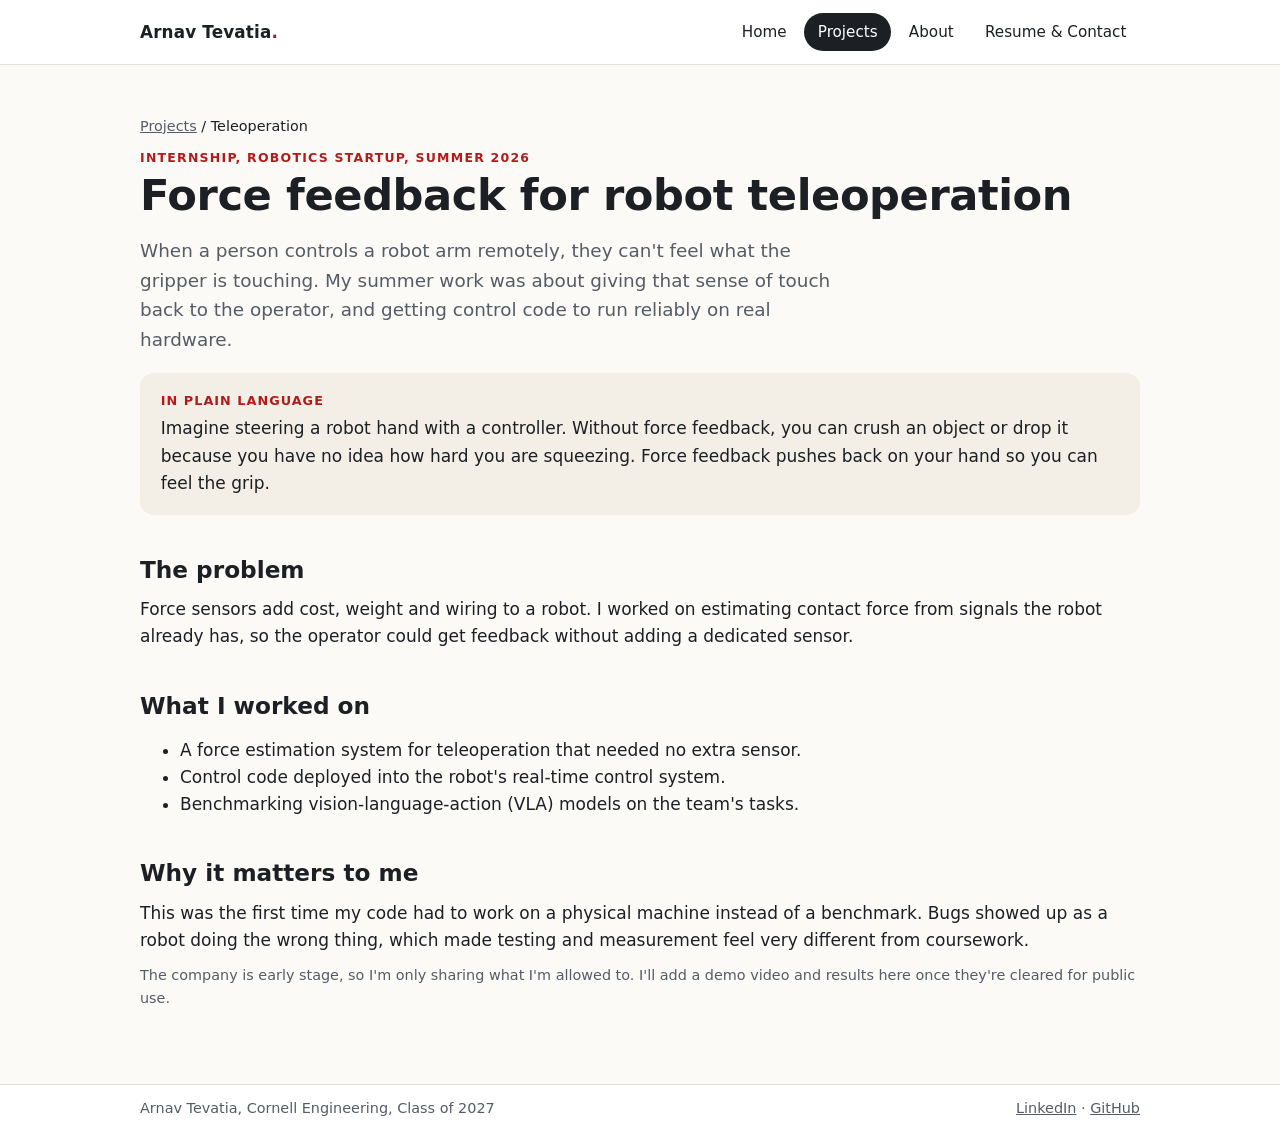
<file: projects/teleoperation.html>
<!DOCTYPE html>
<html lang="en">
<head>
<meta charset="utf-8">
<meta name="viewport" content="width=device-width, initial-scale=1">
<title>Teleoperation force feedback | Arnav Tevatia</title>
<meta name="description" content="Force feedback for robot teleoperation, robotics internship.">
<link rel="stylesheet" href="../assets/style.css">
</head>
<body>
<a class="skip" href="#main">Skip to main content</a>
<header class="site">
  <div class="bar">
    <a class="brand" href="../index.html">Arnav Tevatia<span>.</span></a>
    <nav class="tabs" aria-label="Main">
      <ul>
<li><a href="../index.html">Home</a></li>
<li><a href="../projects/index.html" aria-current="page">Projects</a></li>
<li><a href="../about.html">About</a></li>
<li><a href="../contact.html">Resume & Contact</a></li>
      </ul>
    </nav>
  </div>
</header>
<main id="main">

<p class="crumb"><a href="index.html">Projects</a> / Teleoperation</p>
<p class="eyebrow">Internship, robotics startup, summer 2026</p>
<h1>Force feedback for robot teleoperation</h1>
<p class="lede">When a person controls a robot arm remotely, they can't feel what the gripper is touching. My summer work was about giving that sense of touch back to the operator, and getting control code to run reliably on real hardware.</p>

<div class="plain">
  <strong>In plain language</strong>
  Imagine steering a robot hand with a controller. Without force feedback, you can crush an object or drop it because you have no idea how hard you are squeezing. Force feedback pushes back on your hand so you can feel the grip.
</div>

<h2>The problem</h2>
<p>Force sensors add cost, weight and wiring to a robot. I worked on estimating contact force from signals the robot already has, so the operator could get feedback without adding a dedicated sensor.</p>

<h2>What I worked on</h2>
<ul>
  <li>A force estimation system for teleoperation that needed no extra sensor.</li>
  <li>Control code deployed into the robot's real-time control system.</li>
  <li>Benchmarking vision-language-action (VLA) models on the team's tasks.</li>
</ul>

<h2>Why it matters to me</h2>
<p>This was the first time my code had to work on a physical machine instead of a benchmark. Bugs showed up as a robot doing the wrong thing, which made testing and measurement feel very different from coursework.</p>

<p class="muted small">The company is early stage, so I'm only sharing what I'm allowed to. I'll add a demo video and results here once they're cleared for public use.</p>

</main>
<footer class="site">
  <div class="bar">
    <span>Arnav Tevatia, Cornell Engineering, Class of 2027</span>
    <span><a href="https://www.linkedin.com/in/arnav-tevatia">LinkedIn</a> · <a href="https://github.com/arnavtevatia">GitHub</a></span>
  </div>
</footer>
</body>
</html>
</file>
<file: assets/style.css>
:root{
  --bg:#fbfaf7; --surface:#ffffff; --ink:#1c1f24; --muted:#555c66; --line:#e3e0d8;
  --accent:#b31b1b; --accent-ink:#ffffff; --soft:#f3efe6; --code:#14171c;
  --max:1040px;
}
*{box-sizing:border-box}
html{scroll-behavior:smooth}
body{margin:0;font-family:"Inter",system-ui,-apple-system,"Segoe UI",Roboto,sans-serif;color:var(--ink);background:var(--bg);line-height:1.6;font-size:17px}
a{color:var(--accent)}
a:focus-visible,button:focus-visible,summary:focus-visible{outline:3px solid #1a5fb4;outline-offset:2px;border-radius:4px}
img{max-width:100%;height:auto;display:block}
.skip{position:absolute;left:-999px;top:0;background:var(--ink);color:#fff;padding:.6rem 1rem;z-index:10}
.skip:focus{left:1rem;top:1rem}

/* header and tabs */
header.site{background:var(--surface);border-bottom:1px solid var(--line);position:sticky;top:0;z-index:5}
.bar{max-width:var(--max);margin:0 auto;padding:.8rem 1.25rem;display:flex;align-items:center;gap:1rem;flex-wrap:wrap;justify-content:space-between}
.brand{font-weight:700;color:var(--ink);text-decoration:none;font-size:1.05rem;letter-spacing:.01em}
.brand span{color:var(--accent)}
nav.tabs ul{list-style:none;margin:0;padding:0;display:flex;gap:.25rem;flex-wrap:wrap}
nav.tabs a{display:block;padding:.45rem .85rem;border-radius:999px;text-decoration:none;color:var(--ink);font-weight:500;font-size:.95rem}
nav.tabs a:hover{background:var(--soft)}
nav.tabs a[aria-current="page"]{background:var(--ink);color:#fff}

main{max-width:var(--max);margin:0 auto;padding:2.5rem 1.25rem 4rem}
h1{font-size:clamp(1.9rem,4vw,2.7rem);line-height:1.15;margin:.2rem 0 1rem;letter-spacing:-.01em}
h2{font-size:1.45rem;margin:2.5rem 0 .8rem;line-height:1.25}
h3{font-size:1.1rem;margin:1.4rem 0 .4rem}
p{margin:.6rem 0}
.eyebrow{text-transform:uppercase;letter-spacing:.1em;font-size:.78rem;font-weight:700;color:var(--accent);margin:0}
.lede{font-size:1.15rem;color:var(--muted);max-width:44rem}
.muted{color:var(--muted)}
.small{font-size:.9rem}

/* hero */
.hero{display:grid;grid-template-columns:1.4fr 1fr;gap:2rem;align-items:center;margin-bottom:1rem}
.hero-card{background:var(--ink);color:#fff;border-radius:18px;padding:1.5rem}
.hero-card h2{margin:0 0 .6rem;font-size:1rem;color:#f2c9c9;text-transform:uppercase;letter-spacing:.08em}
.hero-card ul{margin:0;padding-left:1.1rem}
.hero-card li{margin:.35rem 0}
@media (max-width:760px){.hero{grid-template-columns:1fr}}

/* cards */
.grid{display:grid;grid-template-columns:repeat(auto-fit,minmax(240px,1fr));gap:1.1rem;margin-top:1rem}
.card{background:var(--surface);border:1px solid var(--line);border-radius:14px;padding:1.2rem 1.25rem;display:flex;flex-direction:column;gap:.4rem;text-decoration:none;color:inherit;transition:transform .15s,box-shadow .15s}
a.card:hover{transform:translateY(-2px);box-shadow:0 8px 24px rgba(0,0,0,.07)}
.card h3{margin:.1rem 0}
.card .stat{font-size:1.6rem;font-weight:800;color:var(--accent);line-height:1.1}
.card .more{margin-top:auto;font-weight:600;color:var(--accent);font-size:.95rem}
.tag{display:inline-block;font-size:.75rem;font-weight:600;background:var(--soft);border-radius:999px;padding:.15rem .6rem;margin-right:.3rem;color:var(--muted)}

/* stat strip */
.stats{display:grid;grid-template-columns:repeat(auto-fit,minmax(200px,1fr));gap:1rem;margin:1.5rem 0}
.stat-box{background:var(--surface);border:1px solid var(--line);border-left:5px solid var(--accent);border-radius:10px;padding:1rem 1.1rem}
.stat-box .num{font-size:1.9rem;font-weight:800;line-height:1.1}
.stat-box .lbl{color:var(--muted);font-size:.95rem}

/* plain language callout */
.plain{background:var(--soft);border-radius:14px;padding:1.1rem 1.3rem;margin:1.2rem 0}
.plain strong:first-child{display:block;font-size:.8rem;text-transform:uppercase;letter-spacing:.08em;color:var(--accent);margin-bottom:.25rem}

figure{margin:1.3rem 0;background:var(--surface);border:1px solid var(--line);border-radius:14px;padding:1rem}
figcaption{font-size:.9rem;color:var(--muted);margin-top:.6rem}

table{border-collapse:collapse;width:100%;background:var(--surface);font-size:.95rem;margin:1rem 0}
caption{text-align:left;font-weight:600;padding:.4rem 0}
th,td{border-bottom:1px solid var(--line);padding:.55rem .7rem;text-align:left}
th{background:var(--soft)}
tr.hl td{background:#fff3f3;font-weight:600}
.table-wrap{overflow-x:auto}

pre{background:var(--code);color:#e8e6e3;padding:1rem 1.1rem;border-radius:12px;overflow-x:auto;font-size:.85rem;line-height:1.5}
code{font-family:"JetBrains Mono",ui-monospace,Menlo,Consolas,monospace}
details{background:var(--surface);border:1px solid var(--line);border-radius:12px;padding:.8rem 1rem;margin:1rem 0}
summary{cursor:pointer;font-weight:600}

.iframe-wrap{border:1px solid var(--line);border-radius:14px;overflow:hidden;background:#fff}
.iframe-wrap iframe{width:100%;height:760px;border:0;display:block}

.two{display:grid;grid-template-columns:1fr 1fr;gap:1.5rem}
@media (max-width:760px){.two{grid-template-columns:1fr}}

/* loop diagram */
.loop{display:grid;grid-template-columns:repeat(4,1fr);gap:.6rem;margin:1rem 0;list-style:none;padding:0}
.loop li{background:var(--surface);border:1px solid var(--line);border-radius:12px;padding:.9rem;position:relative}
.loop li b{display:block;color:var(--accent);font-size:1.05rem;margin-bottom:.3rem}
.loop .side{font-size:.9rem;margin:.3rem 0}
.loop .side span{font-weight:700;font-size:.75rem;text-transform:uppercase;letter-spacing:.06em;color:var(--muted);display:block}
@media (max-width:860px){.loop{grid-template-columns:1fr 1fr}}
@media (max-width:520px){.loop{grid-template-columns:1fr}}

.btn{display:inline-block;background:var(--accent);color:var(--accent-ink);text-decoration:none;padding:.6rem 1.1rem;border-radius:999px;font-weight:600;margin:.3rem .4rem .3rem 0}
.btn.ghost{background:transparent;color:var(--ink);border:1px solid var(--ink)}
.crumb{font-size:.9rem;margin-bottom:.6rem}
.crumb a{color:var(--muted)}

footer.site{border-top:1px solid var(--line);background:var(--surface)}
footer.site .bar{font-size:.9rem;color:var(--muted)}
footer.site a{color:var(--muted)}
.pdf{width:100%;height:720px;border:1px solid var(--line);border-radius:14px;background:#fff}
</file>
